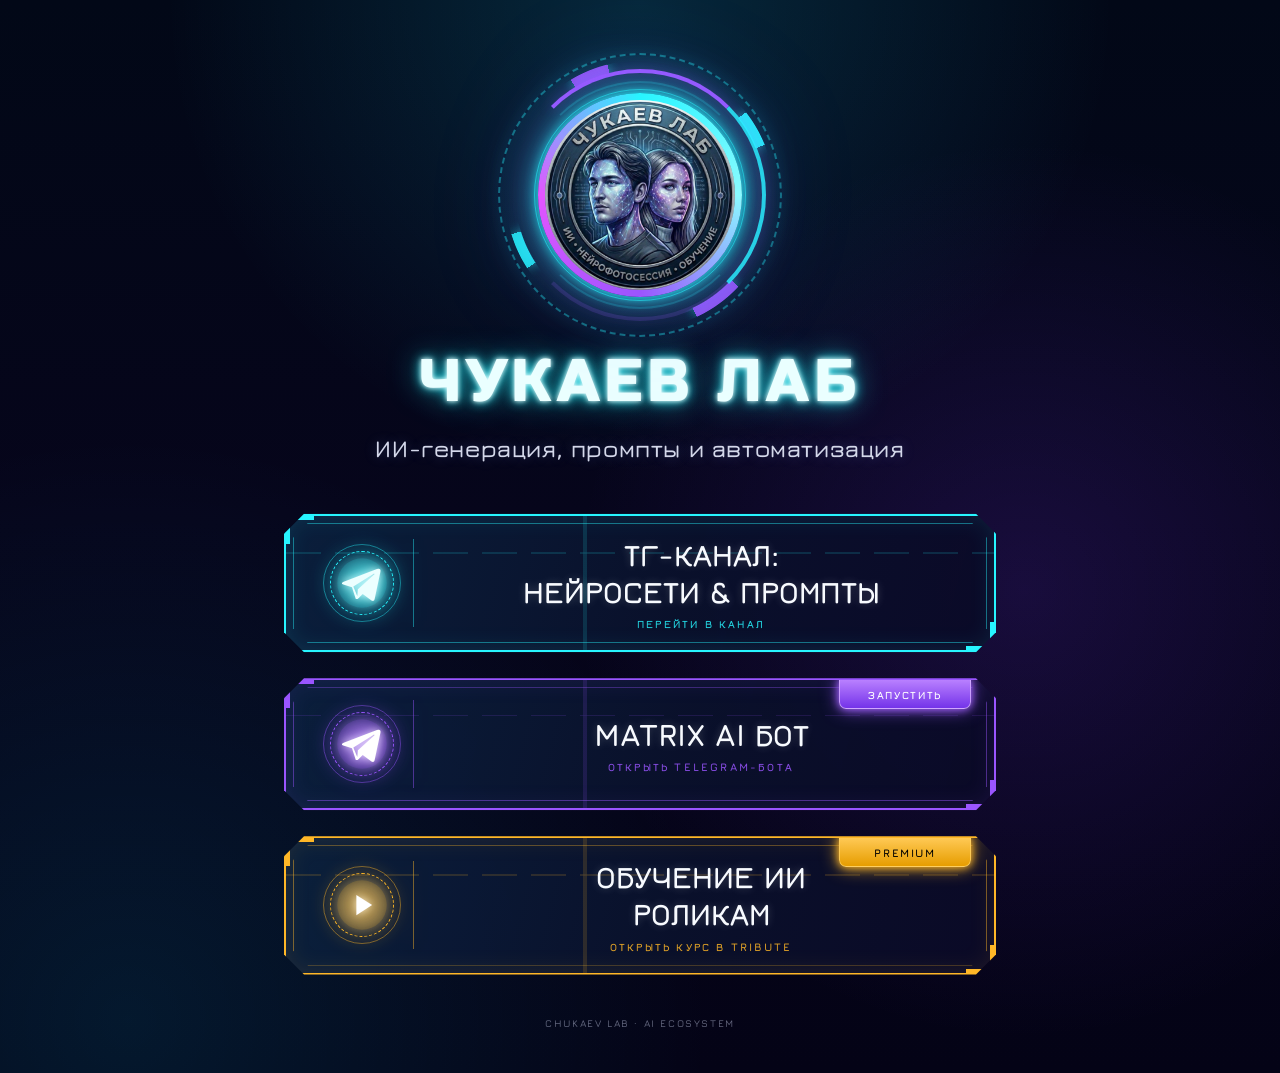
<file: gemini-code-1784121767960.html>
<!DOCTYPE html>
<html lang="ru">
<head>
    <meta charset="UTF-8">
    <meta name="viewport" content="width=device-width, initial-scale=1, viewport-fit=cover">
    <meta name="theme-color" content="#040719">

    <title>ЧУКАЕВ ЛАБ | AI Ecosystem</title>

    <link rel="preconnect" href="https://fonts.googleapis.com">
    <link rel="preconnect" href="https://fonts.gstatic.com" crossorigin>
    <link href="https://fonts.googleapis.com/css2?family=Jura:wght@500;600;700&family=Russo+One&display=swap" rel="stylesheet">

    <style>
        :root {
            --bg: #030518;
            --cyan: #27f5ff;
            --cyan-soft: rgba(39, 245, 255, 0.42);
            --cyan-dark: rgba(39, 245, 255, 0.12);
            --purple: #9a55ff;
            --purple-soft: rgba(154, 85, 255, 0.45);
            --purple-dark: rgba(154, 85, 255, 0.12);
            --gold: #ffb727;
            --gold-soft: rgba(255, 183, 39, 0.45);
            --gold-dark: rgba(255, 183, 39, 0.12);
            --white: #f8fbff;
            --muted: #b8c0d8;
            --content-width: 760px;
        }

        * { box-sizing: border-box; }

        html {
            min-height: 100%;
            background: var(--bg);
        }

        body {
            min-height: 100vh;
            margin: 0;
            overflow-x: hidden;
            color: var(--white);
            font-family: "Jura", sans-serif;
            background:
                radial-gradient(circle at 50% 0%, rgba(25, 213, 255, 0.16), transparent 38%),
                radial-gradient(circle at 80% 55%, rgba(132, 59, 255, 0.15), transparent 38%),
                radial-gradient(circle at 10% 95%, rgba(0, 214, 255, 0.1), transparent 38%),
                linear-gradient(180deg, #020817 0%, #06051b 48%, #040316 100%);
        }

        body::before {
            content: "";
            position: fixed;
            inset: 0;
            z-index: -4;
            pointer-events: none;
            background-image:
                linear-gradient(rgba(40, 223, 255, 0.075) 1px, transparent 1px),
                linear-gradient(90deg, rgba(40, 223, 255, 0.075) 1px, transparent 1px);
            background-size: 42px 42px;
            -webkit-mask-image: linear-gradient(to bottom, rgba(0,0,0,.95), rgba(0,0,0,.48));
            mask-image: linear-gradient(to bottom, rgba(0,0,0,.95), rgba(0,0,0,.48));
            animation: gridMove 18s linear infinite;
        }

        body::after {
            content: "";
            position: fixed;
            inset: 0;
            z-index: -3;
            pointer-events: none;
            opacity: 0.2;
            background: repeating-linear-gradient(to bottom, transparent 0, transparent 3px, rgba(255,255,255,.025) 4px);
            animation: scanlines 12s linear infinite;
        }

        .ambient {
            position: fixed;
            inset: 0;
            z-index: -2;
            overflow: hidden;
            pointer-events: none;
        }

        .ambient::before,
        .ambient::after {
            content: "";
            position: absolute;
            width: 480px;
            height: 480px;
            border-radius: 50%;
            filter: blur(100px);
            opacity: .17;
        }

        .ambient::before {
            top: -170px;
            left: -220px;
            background: var(--cyan);
            animation: ambientOne 11s ease-in-out infinite alternate;
        }

        .ambient::after {
            right: -240px;
            bottom: -170px;
            background: var(--purple);
            animation: ambientTwo 13s ease-in-out infinite alternate;
        }

        .page {
            width: min(100%, var(--content-width));
            min-height: 100vh;
            margin: 0 auto;
            padding: max(36px, env(safe-area-inset-top)) 24px max(44px, env(safe-area-inset-bottom));
            display: flex;
            flex-direction: column;
            align-items: center;
        }

        .logo-zone {
            position: relative;
            width: 310px;
            height: 310px;
            margin-top: 4px;
            display: grid;
            place-items: center;
            filter:
                drop-shadow(0 0 22px rgba(35, 238, 255, .22))
                drop-shadow(0 0 45px rgba(132, 70, 255, .14));
        }

        .logo-halo {
            position: absolute;
            width: 218px;
            height: 218px;
            border-radius: 50%;
            background: radial-gradient(circle, rgba(37,245,255,.18), transparent 66%);
            filter: blur(8px);
            animation: haloPulse 3.3s ease-in-out infinite;
        }

        .ring {
            position: absolute;
            border-radius: 50%;
            pointer-events: none;
        }

        .ring-a {
            width: 284px;
            height: 284px;
            border: 2px dashed rgba(37,245,255,.39);
            box-shadow: inset 0 0 22px rgba(37,245,255,.08), 0 0 18px rgba(37,245,255,.08);
            animation: rotateRight 18s linear infinite;
        }

        .ring-b {
            width: 252px;
            height: 252px;
            border: 4px solid transparent;
            border-top-color: var(--purple);
            border-right-color: rgba(39,245,255,.85);
            border-bottom-color: rgba(154,85,255,.18);
            filter: drop-shadow(0 0 7px var(--purple-soft));
            animation: rotateLeft 9s linear infinite;
        }

        .ring-c {
            width: 228px;
            height: 228px;
            border: 2px solid rgba(39,245,255,.2);
            border-left-color: transparent;
            border-right-color: transparent;
            animation: rotateRight 6.5s linear infinite;
        }

        .segment-ring {
            position: absolute;
            width: 270px;
            height: 270px;
            border-radius: 50%;
            background:
                conic-gradient(
                    from 20deg,
                    transparent 0deg 32deg,
                    rgba(39,245,255,.95) 32deg 48deg,
                    transparent 48deg 113deg,
                    rgba(154,85,255,.9) 113deg 135deg,
                    transparent 135deg 217deg,
                    rgba(39,245,255,.85) 217deg 233deg,
                    transparent 233deg 309deg,
                    rgba(154,85,255,.9) 309deg 326deg,
                    transparent 326deg
                );
            -webkit-mask: radial-gradient(circle, transparent 0 124px, #000 125px 134px, transparent 135px);
            mask: radial-gradient(circle, transparent 0 124px, #000 125px 134px, transparent 135px);
            animation: rotateRight 12s linear infinite;
            filter: drop-shadow(0 0 6px rgba(39,245,255,.55));
        }

        .logo-frame {
            position: relative;
            width: 204px;
            height: 204px;
            z-index: 5;
            padding: 7px;
            border-radius: 50%;
            background: conic-gradient(from 0deg, var(--cyan), #8afaff, var(--purple), #e355ff, var(--cyan));
            box-shadow:
                0 0 14px var(--cyan),
                0 0 34px rgba(39,245,255,.48),
                0 0 65px rgba(154,85,255,.25);
            animation: logoFloat 4s ease-in-out infinite, glowPulse 3s ease-in-out infinite;
        }

        .logo-frame::before {
            content: "";
            position: absolute;
            inset: 7px;
            z-index: 2;
            border-radius: 50%;
            border: 2px solid rgba(255,255,255,.35);
            pointer-events: none;
        }

        .logo-frame::after {
            content: "";
            position: absolute;
            inset: -4px;
            z-index: -1;
            border-radius: 50%;
            border: 1px solid rgba(39,245,255,.5);
            animation: logoShockwave 2.8s ease-out infinite;
        }

        .logo-image {
            display: block;
            width: 100%;
            height: 100%;
            border-radius: 50%;
            object-fit: cover;
            background: #08122d;
            animation: imageBreath 5s ease-in-out infinite;
        }

        .logo-shine {
            position: absolute;
            inset: 10px;
            z-index: 7;
            overflow: hidden;
            border-radius: 50%;
            pointer-events: none;
        }

        .logo-shine::before {
            content: "";
            position: absolute;
            top: -40%;
            left: -85%;
            width: 48%;
            height: 190%;
            background: linear-gradient(90deg, transparent, rgba(255,255,255,.34), transparent);
            transform: rotate(22deg);
            animation: shine 4.8s ease-in-out infinite;
        }

        .title {
            margin: 2px 0 0;
            font-family: "Russo One", "Jura", sans-serif;
            font-size: clamp(38px, 8vw, 60px);
            font-weight: 400;
            line-height: 1;
            letter-spacing: .075em;
            text-align: center;
            text-transform: uppercase;
            color: #eaffff;
            text-shadow: 0 0 5px #fff, 0 0 12px var(--cyan), 0 0 30px rgba(39,245,255,.62);
            animation: titlePulse 4s ease-in-out infinite;
        }

        .subtitle {
            margin: 19px 0 48px;
            color: #d4d8ea;
            font-size: clamp(16px, 4vw, 24px);
            font-weight: 600;
            line-height: 1.45;
            letter-spacing: .025em;
            text-align: center;
            text-shadow: 0 0 13px rgba(139,169,255,.28);
        }

        .links {
            width: 100%;
            display: grid;
            gap: 26px;
        }

        .cyber-button {
            --accent: var(--cyan);
            --accent-soft: var(--cyan-soft);
            --accent-dark: var(--cyan-dark);
            position: relative;
            min-height: 132px;
            padding: 20px 31px 20px 24px;
            isolation: isolate;
            overflow: hidden;
            display: grid;
            grid-template-columns: 104px 1fr;
            align-items: center;
            gap: 25px;
            color: var(--white);
            text-decoration: none;
            background: linear-gradient(105deg, rgba(11,33,62,.93), rgba(10,17,44,.95) 56%, rgba(11,10,39,.96));
            border: 2px solid var(--accent);
            border-radius: 4px;
            box-shadow: 0 0 8px var(--accent-soft), 0 0 24px rgba(0,0,0,.38), inset 0 0 26px var(--accent-dark);
            clip-path: polygon(20px 0, calc(100% - 20px) 0, 100% 20px, 100% calc(100% - 20px), calc(100% - 20px) 100%, 20px 100%, 0 calc(100% - 20px), 0 20px);
            transform: translateZ(0);
            transition: transform .25s ease, filter .25s ease, box-shadow .25s ease;
        }

        .cyber-button.purple {
            --accent: var(--purple);
            --accent-soft: var(--purple-soft);
            --accent-dark: var(--purple-dark);
        }

        .cyber-button.gold {
            --accent: var(--gold);
            --accent-soft: var(--gold-soft);
            --accent-dark: var(--gold-dark);
        }

        .cyber-button::before {
            content: "";
            position: absolute;
            inset: 7px;
            z-index: -2;
            border: 1px solid var(--accent-soft);
            clip-path: polygon(15px 0, calc(100% - 15px) 0, 100% 15px, 100% calc(100% - 15px), calc(100% - 15px) 100%, 15px 100%, 0 calc(100% - 15px), 0 15px);
        }

        .cyber-button::after {
            content: "";
            position: absolute;
            top: 0;
            left: -60%;
            z-index: -1;
            width: 45%;
            height: 100%;
            background: linear-gradient(90deg, transparent, var(--accent-dark), transparent);
            transform: skewX(-24deg);
            animation: buttonScan 4.6s ease-in-out infinite;
        }

        .circuit-lines {
            position: absolute;
            inset: 0;
            z-index: -1;
            opacity: .33;
            pointer-events: none;
            background:
                linear-gradient(90deg, transparent 0 42%, var(--accent-soft) 42% 42.5%, transparent 42.5% 100%),
                linear-gradient(0deg, transparent 0 72%, var(--accent-soft) 72% 73%, transparent 73% 100%);
            -webkit-mask-image: repeating-linear-gradient(90deg, #000 0 35px, transparent 35px 49px);
            mask-image: repeating-linear-gradient(90deg, #000 0 35px, transparent 35px 49px);
        }

        .corner {
            position: absolute;
            width: 28px;
            height: 28px;
            pointer-events: none;
        }

        .corner-tl {
            top: 0;
            left: 0;
            border-top: 4px solid var(--accent);
            border-left: 4px solid var(--accent);
        }

        .corner-br {
            right: 0;
            bottom: 0;
            border-right: 4px solid var(--accent);
            border-bottom: 4px solid var(--accent);
        }

        .icon-wrap {
            position: relative;
            width: 104px;
            height: 88px;
            display: grid;
            place-items: center;
            border-right: 1px solid var(--accent-soft);
            filter: drop-shadow(0 0 9px var(--accent-soft));
        }

        .icon-orbit {
            position: absolute;
            width: 78px;
            height: 78px;
            border: 1px solid var(--accent-soft);
            border-radius: 50%;
            animation: iconRotate 8s linear infinite;
        }

        .icon-orbit::before {
            content: "";
            position: absolute;
            inset: 6px;
            border: 1px dashed var(--accent);
            border-radius: 50%;
            animation: rotateLeft 5s linear infinite;
        }

        .telegram-icon {
            position: relative;
            z-index: 2;
            width: 54px;
            height: 54px;
            filter: drop-shadow(0 0 5px #fff) drop-shadow(0 0 13px var(--accent));
        }

        .button-copy {
            position: relative;
            z-index: 3;
        }

        .button-title {
            display: block;
            font-size: clamp(20px, 4.3vw, 31px);
            font-weight: 700;
            line-height: 1.2;
            text-align: center;
            text-transform: uppercase;
            text-shadow: 0 0 8px rgba(255,255,255,.22);
        }

        .button-note {
            display: block;
            margin-top: 7px;
            color: var(--accent);
            font-size: 11px;
            font-weight: 700;
            letter-spacing: .2em;
            text-align: center;
            text-transform: uppercase;
            opacity: .86;
        }

        .launch-tag {
            position: absolute;
            top: -1px;
            right: 23px;
            z-index: 10;
            min-width: 132px;
            padding: 8px 14px 7px;
            color: white;
            font-size: 11px;
            font-weight: 700;
            letter-spacing: .15em;
            text-align: center;
            text-transform: uppercase;
            background: linear-gradient(180deg, #b980ff, #7433e9);
            border: 1px solid rgba(216,181,255,.75);
            border-radius: 0 0 7px 7px;
            box-shadow: 0 0 8px #a766ff, 0 0 18px rgba(154,85,255,.85);
            animation: tagPulse 2.3s ease-in-out infinite;
        }

        .cyber-button:hover,
        .cyber-button:focus-visible {
            transform: translateY(-4px) scale(1.008);
            filter: brightness(1.15);
            box-shadow: 0 0 12px var(--accent), 0 0 32px var(--accent-soft), inset 0 0 34px var(--accent-dark);
            outline: none;
        }

        .cyber-button:active { transform: scale(.985); }

        .footer {
            margin-top: 42px;
            color: rgba(198,205,232,.48);
            font-size: 10px;
            font-weight: 600;
            letter-spacing: .16em;
            text-align: center;
            text-transform: uppercase;
        }

        @keyframes gridMove {
            from { background-position: 0 0, 0 0; }
            to { background-position: 42px 42px, 42px 42px; }
        }

        @keyframes scanlines {
            from { transform: translateY(0); }
            to { transform: translateY(12px); }
        }

        @keyframes ambientOne {
            to { transform: translate(100px,120px) scale(1.2); }
        }

        @keyframes ambientTwo {
            to { transform: translate(-100px,-100px) scale(1.15); }
        }

        @keyframes rotateRight { to { transform: rotate(360deg); } }
        @keyframes rotateLeft { to { transform: rotate(-360deg); } }

        @keyframes logoFloat {
            0%,100% { transform: translateY(0) scale(1); }
            50% { transform: translateY(-7px) scale(1.015); }
        }

        @keyframes glowPulse {
            0%,100% {
                box-shadow: 0 0 14px var(--cyan), 0 0 34px rgba(39,245,255,.42), 0 0 60px rgba(154,85,255,.22);
            }
            50% {
                box-shadow: 0 0 19px var(--cyan), 0 0 48px rgba(39,245,255,.72), 0 0 90px rgba(154,85,255,.42);
            }
        }

        @keyframes imageBreath {
            0%,100% { filter: brightness(1) contrast(1.05) saturate(1.08); }
            50% { filter: brightness(1.12) contrast(1.08) saturate(1.2); }
        }

        @keyframes haloPulse {
            0%,100% { opacity: .55; transform: scale(.94); }
            50% { opacity: 1; transform: scale(1.12); }
        }

        @keyframes logoShockwave {
            0% { opacity: .75; transform: scale(1); }
            80%,100% { opacity: 0; transform: scale(1.15); }
        }

        @keyframes shine {
            0%,15% { left: -85%; }
            52%,100% { left: 145%; }
        }

        @keyframes titlePulse {
            0%,100% { opacity: .94; }
            50% {
                opacity: 1;
                text-shadow: 0 0 6px #fff, 0 0 16px var(--cyan), 0 0 38px rgba(39,245,255,.78);
            }
        }

        @keyframes buttonScan {
            0%,18% { left: -65%; }
            58%,100% { left: 145%; }
        }

        @keyframes iconRotate { to { transform: rotate(360deg); } }

        @keyframes tagPulse {
            0%,100% { filter: brightness(1); }
            50% {
                filter: brightness(1.35);
                box-shadow: 0 0 11px #bd8cff, 0 0 26px rgba(154,85,255,.95);
            }
        }

        @media (max-width: 600px) {
            .page { padding-left: 17px; padding-right: 17px; }
            .logo-zone { width: 260px; height: 260px; }
            .ring-a { width: 244px; height: 244px; }
            .ring-b { width: 220px; height: 220px; }
            .ring-c { width: 202px; height: 202px; }

            .segment-ring {
                width: 232px;
                height: 232px;
                -webkit-mask: radial-gradient(circle, transparent 0 106px, #000 107px 115px, transparent 116px);
                mask: radial-gradient(circle, transparent 0 106px, #000 107px 115px, transparent 116px);
            }

            .logo-frame { width: 182px; height: 182px; }
            .subtitle { margin-bottom: 36px; }

            .cyber-button {
                min-height: 112px;
                padding: 17px 20px 17px 17px;
                grid-template-columns: 82px 1fr;
                gap: 14px;
            }

            .icon-wrap { width: 82px; height: 76px; }
            .icon-orbit { width: 67px; height: 67px; }
            .telegram-icon { width: 45px; height: 45px; }

            .launch-tag {
                right: 16px;
                min-width: 112px;
                padding: 6px 11px;
                font-size: 9px;
            }
        }

        @media (max-width: 390px) {
            .button-title { font-size: 18px; }
            .button-note { font-size: 9px; }
            .cyber-button { grid-template-columns: 72px 1fr; gap: 10px; }
            .icon-wrap { width: 72px; }
        }

        @media (prefers-reduced-motion: reduce) {
            *, *::before, *::after {
                animation-duration: .01ms !important;
                animation-iteration-count: 1 !important;
                scroll-behavior: auto !important;
            }
        }
    </style>
</head>

<body>
    <div class="ambient"></div>

    <main class="page">
        <section class="logo-zone" aria-label="Логотип Чукаев Лаб">
            <div class="logo-halo"></div>
            <div class="ring ring-a"></div>
            <div class="segment-ring"></div>
            <div class="ring ring-b"></div>
            <div class="ring ring-c"></div>

            <div class="logo-frame">
                <img
                    class="logo-image"
                    src="./IMG_20260714_024154_611.jpg"
                    alt="Чукаев Лаб"
                >
                <div class="logo-shine"></div>
            </div>
        </section>

        <h1 class="title">Чукаев Лаб</h1>

        <p class="subtitle">
            ИИ-генерация, промпты и автоматизация
        </p>

        <section class="links" aria-label="Ссылки проекта">
            <a
                class="cyber-button"
                href="https://telegram.me/ai_prompts_chukaev"
                target="_blank"
                rel="noopener noreferrer"
            >
                <span class="circuit-lines"></span>
                <span class="corner corner-tl"></span>
                <span class="corner corner-br"></span>

                <span class="icon-wrap">
                    <span class="icon-orbit"></span>

                    <svg class="telegram-icon" viewBox="0 0 24 24" aria-hidden="true">
                        <circle cx="12" cy="12" r="11" fill="#27f5ff" opacity="0.14"/>
                        <path fill="#ecffff" d="M18.92 5.63 3.86 11.44c-1.03.41-1.02.98-.19 1.24l3.87 1.21 1.49 4.56c.18.5.09.7.61.7.4 0 .58-.18.81-.4l1.87-1.82 3.89 2.87c.72.4 1.24.19 1.42-.67l2.57-12.11c.27-1.06-.4-1.54-1.28-1.19ZM8.15 13.61l8.76-5.53c.44-.27.84-.13.51.16l-7.24 6.54-.28 3.04-1.75-4.21Z"/>
                    </svg>
                </span>

                <span class="button-copy">
                    <span class="button-title">
                        ТГ-канал:<br>
                        Нейросети &amp; Промпты
                    </span>
                    <span class="button-note">Перейти в канал</span>
                </span>
            </a>

            <a
                class="cyber-button purple"
                href="https://telegram.me/matrixai_robot?start=r-943037293"
                target="_blank"
                rel="noopener noreferrer"
            >
                <span class="launch-tag">Запустить</span>
                <span class="circuit-lines"></span>
                <span class="corner corner-tl"></span>
                <span class="corner corner-br"></span>

                <span class="icon-wrap">
                    <span class="icon-orbit"></span>

                    <svg class="telegram-icon" viewBox="0 0 24 24" aria-hidden="true">
                        <circle cx="12" cy="12" r="11" fill="#9a55ff" opacity="0.16"/>
                        <path fill="#ffffff" d="M18.92 5.63 3.86 11.44c-1.03.41-1.02.98-.19 1.24l3.87 1.21 1.49 4.56c.18.5.09.7.61.7.4 0 .58-.18.81-.4l1.87-1.82 3.89 2.87c.72.4 1.24.19 1.42-.67l2.57-12.11c.27-1.06-.4-1.54-1.28-1.19ZM8.15 13.61l8.76-5.53c.44-.27.84-.13.51.16l-7.24 6.54-.28 3.04-1.75-4.21Z"/>
                    </svg>
                </span>

                <span class="button-copy">
                    <span class="button-title">Matrix AI Бот</span>
                    <span class="button-note">Открыть Telegram-бота</span>
                </span>
            </a>

            <a
                class="cyber-button gold"
                href="https://t.me/tribute/app?startapp=sXKC"
                target="_blank"
                rel="noopener noreferrer"
            >
                <span class="launch-tag" style="background: linear-gradient(180deg, #ffc955, #e69d00); border-color: rgba(255,210,100,.75); box-shadow: 0 0 8px #ffb727, 0 0 18px rgba(255,183,39,.85); color: #000;">Premium</span>
                <span class="circuit-lines"></span>
                <span class="corner corner-tl"></span>
                <span class="corner corner-br"></span>

                <span class="icon-wrap">
                    <span class="icon-orbit"></span>

                    <svg class="telegram-icon" viewBox="0 0 24 24" aria-hidden="true">
                        <circle cx="12" cy="12" r="11" fill="#ffb727" opacity="0.16"/>
                        <path fill="#ffffff" d="M9.5 7.5v9l7-4.5-7-4.5z"/>
                    </svg>
                </span>

                <span class="button-copy">
                    <span class="button-title">Обучение ИИ<br>Роликам</span>
                    <span class="button-note">Открыть курс в Tribute</span>
                </span>
            </a>
        </section>

        <footer class="footer">
            Chukaev Lab · AI Ecosystem
        </footer>
    </main>
</body>
</html>
</file>
